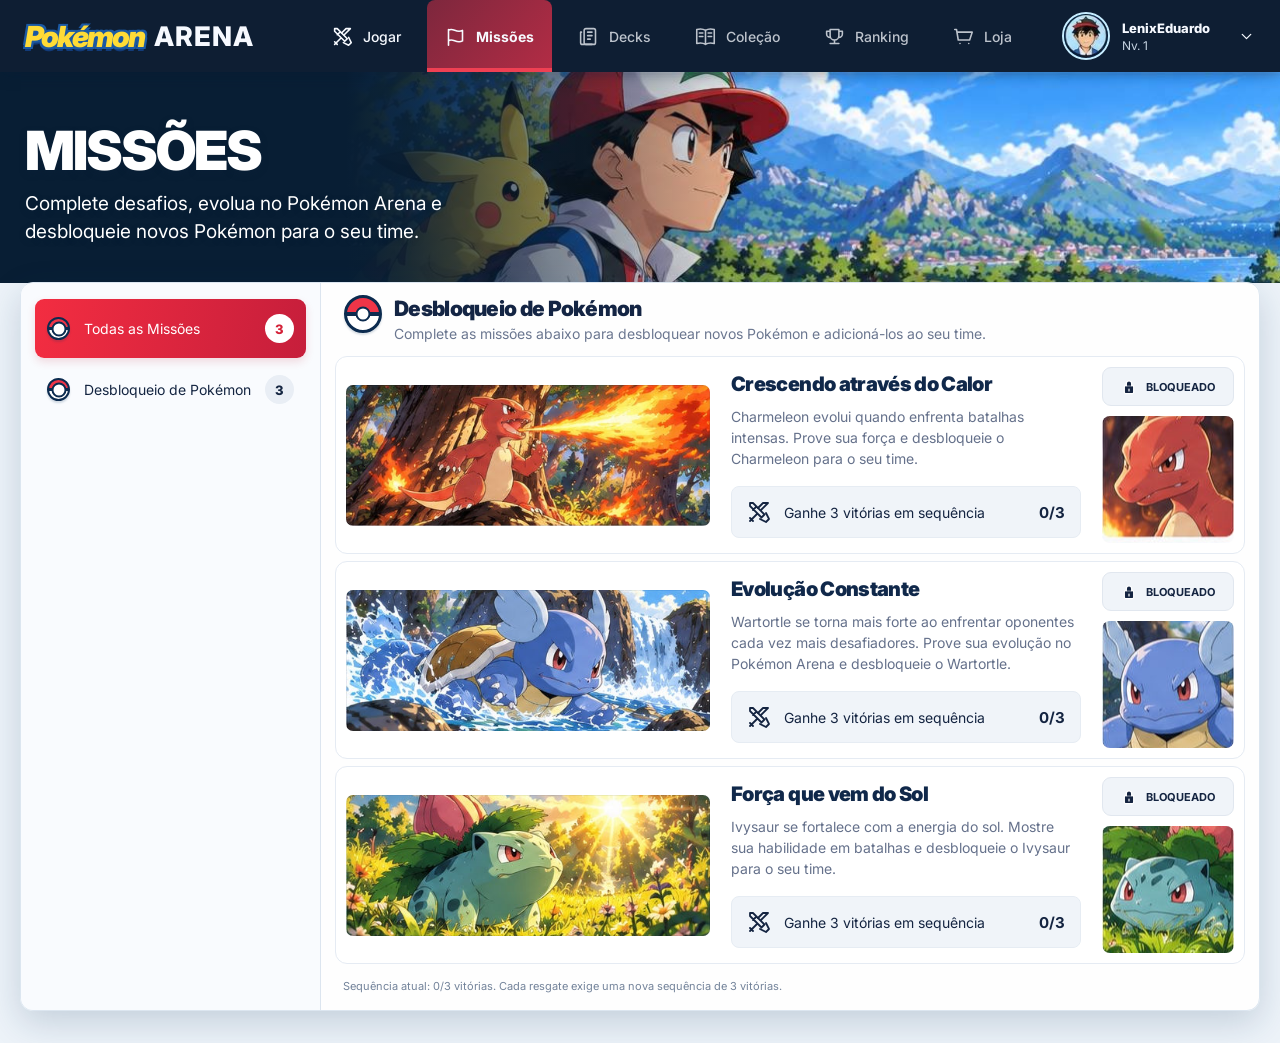
<file: missions.html>
<!doctype html>
<html lang="pt-BR">
<head>
<meta charset="utf-8">
<meta name="viewport" content="width=device-width,initial-scale=1,viewport-fit=cover">
<meta name="theme-color" content="#0d2038">
<meta name="description" content="Missões e desafios de desbloqueio do Pokémon Arena.">
<title>Missões | Pokémon Arena</title>
<link rel="preconnect" href="https://fonts.googleapis.com">
<link rel="preconnect" href="https://fonts.gstatic.com" crossorigin>
<link href="https://fonts.googleapis.com/css2?family=Inter:wght@400;500;600;700;800;900&display=swap" rel="stylesheet">
<style>
:root{font-family:Inter,Arial,sans-serif;color:#142544;background:#edf3f9;font-synthesis:none}
*{box-sizing:border-box}body{margin:0;min-height:100vh}button,a{font:inherit}a{color:inherit;text-decoration:none}button{cursor:pointer}svg{width:21px;height:21px;stroke:currentColor;stroke-width:1.8;stroke-linecap:round;stroke-linejoin:round;fill:none;flex:none}
.sr-only{position:absolute;width:1px;height:1px;padding:0;margin:-1px;overflow:hidden;clip:rect(0,0,0,0);white-space:nowrap;border:0}
.navbar{height:72px;background:#0e1e33;color:#f6f9ff;display:flex;align-items:center;gap:26px;padding:0 max(25px,calc((100vw - 1460px)/2));box-shadow:0 4px 13px #071b3452;position:relative;z-index:5}
.logo{display:flex;align-items:center;gap:10px;white-space:nowrap;margin-right:34px}
.logo-pokemon{font-size:29px;font-weight:900;font-style:italic;letter-spacing:-1.8px;color:#ffdb36;text-shadow:-2px -2px 0 #1b59a3,2px -2px 0 #1b59a3,-2px 2px 0 #1b59a3,2px 2px 0 #1b59a3,0 4px 0 #123b79}
.logo-arena{font-size:27px;font-weight:800;letter-spacing:1px}
.navlinks{display:flex;align-items:stretch;height:100%;gap:8px;flex:1}
.navlinks a,.navlinks button{display:flex;align-items:center;justify-content:center;gap:10px;color:#f7faff;background:transparent;border:0;padding:0 18px;white-space:nowrap;font-size:14px;font-weight:500;border-radius:8px 8px 0 0}
.navlinks .active{background:linear-gradient(130deg,#7d273d,#b32c45);box-shadow:inset 0 -4px 0 #ef4053;font-weight:700}
.navlinks a:not(.active):hover{background:#1c3551}
.navlinks button:disabled{opacity:.75;cursor:not-allowed}
.account{display:flex;align-items:center;gap:12px;white-space:nowrap;margin-left:auto}
.avatar{display:grid;place-items:center;width:48px;height:48px;border-radius:50%;overflow:hidden;background:#4c9ed1;border:2px solid #c8edff}
.avatar img{width:100%;height:100%;object-fit:cover;object-position:center 24%}
.account-name{font-size:13px;font-weight:800}.account-level{font-size:12px;color:#c7d4e2;margin-top:2px}
.account-chevron{margin-left:16px;width:17px;height:17px}
.hero{height:211px;position:relative;background:linear-gradient(90deg,#10385c 0%,#1e5881 52%,#65b7e8 100%);overflow:hidden}
.hero-art{position:absolute;inset:0;background-image:url('assets/mission-banner-full.jpg');background-size:cover;background-position:center center;background-repeat:no-repeat}
.hero:after{content:'';position:absolute;inset:0;background:linear-gradient(90deg,#081e34 0%,#081e34 27%,#081e34e0 32%,#081e3480 43%,transparent 60%);pointer-events:none}
.hero-content{position:relative;z-index:1;max-width:1460px;margin:0 auto;padding:52px 25px;color:white}
.hero h1{font-size:54px;line-height:1;margin:0 0 12px;font-weight:900;letter-spacing:-2px;text-shadow:0 3px 7px #0b213777}
.hero p{font-size:19px;line-height:1.45;margin:0;max-width:470px;text-shadow:0 2px 6px #0b213777}
.main{position:relative;z-index:2;width:min(calc(100% - 40px),1496px);margin:-1px auto 32px;display:grid;grid-template-columns:300px minmax(0,1fr);min-height:700px;background:#ffffffeb;border:1px solid #dce6f0;border-radius:13px;box-shadow:0 12px 35px #143a6130;overflow:hidden}
.sidebar{padding:16px 14px;border-right:1px solid #dce5ef;background:#f8fbffb8}
.sidebar button{width:100%;display:flex;align-items:center;gap:14px;text-align:left;border:0;border-radius:9px;background:transparent;color:#142541;padding:15px 12px;font-size:14px;margin:0 0 2px}
.sidebar button svg{width:24px;height:24px}
.sidebar button span:not(.section-ball){flex:1;min-width:0}.sidebar button .section-ball{width:23px;height:23px;flex:none;aspect-ratio:1}
.sidebar button .count{flex:none;background:#e9eef5;border-radius:18px;min-width:29px;height:29px;display:grid;place-items:center;font-weight:800;font-size:13px}
.sidebar button.active{background:linear-gradient(100deg,#f32d41,#c61e3b);color:white;box-shadow:0 4px 9px #c5253b27}
.sidebar button.active .count{color:#d42037;background:white}
.sidebar button:not(.active):hover{background:#eaf2f9}
.content{padding:12px 14px 15px;min-width:0}
.section-title{display:flex;align-items:flex-start;gap:12px;margin:0 9px 12px}
.section-ball{width:38px;height:38px;position:relative;flex:none;border-radius:50%;border:3px solid #0c2b4f;background:linear-gradient(#ef3548 0 43%,#0c2b4f 43% 56%,white 56%);box-shadow:0 2px 2px #123e5e2b}
.section-ball:after{content:'';position:absolute;left:50%;top:50%;transform:translate(-50%,-50%);width:11px;height:11px;border:2px solid #0c2b4f;background:white;border-radius:50%}
.section-title h2{font-size:21px;font-weight:900;letter-spacing:-.7px;margin:1px 0 3px}
.section-title p{color:#6b7790;font-size:14px;margin:0;line-height:1.45}
.missions{display:flex;flex-direction:column;gap:7px}
.mission{display:grid;grid-template-columns:minmax(220px,41%) minmax(0,1fr) 132px;gap:21px;align-items:center;min-height:192px;padding:10px;border:1px solid #e5ebf3;border-radius:12px;background:#ffffffd9}
.mission-art{aspect-ratio:469/181;min-height:0;border-radius:7px;background-size:cover;background-position:center;background-repeat:no-repeat;background-color:#d7e9f5;overflow:hidden;box-shadow:inset 0 0 0 1px #1e3a5e14}
.mission-art.fire{background-image:url('assets/mission-charmeleon-scene.jpg')}.mission-art.water{background-image:url('assets/mission-wartortle-scene.jpg')}.mission-art.sun{background-image:url('assets/mission-ivysaur-scene.jpg')}
.mission-body{min-width:0;align-self:stretch;display:flex;flex-direction:column;justify-content:center;padding:5px 0}
.mission h3{font-size:20px;line-height:1.25;font-weight:900;letter-spacing:-.65px;margin:0 0 9px;color:#10284a}
.mission-desc{font-size:14px;line-height:1.5;color:#65718b;margin:0 0 17px;max-width:560px}
.requirement{margin-top:auto;display:flex;align-items:center;gap:13px;background:#f0f4f9;border:1px solid #e6ecf3;border-radius:8px;padding:13px 15px;font-size:14px;color:#142441;min-height:51px}
.requirement svg{width:24px;height:24px}.requirement span{flex:1}.requirement strong{font-weight:700;font-size:15px;white-space:nowrap}
.mission-aside{align-self:stretch;display:flex;flex-direction:column;align-items:stretch;gap:10px}
.locked{height:39px;border:1px solid #e1e7ef;border-radius:9px;background:#f0f4f9;color:#142441;display:flex;justify-content:center;align-items:center;gap:9px;font-size:11px;font-weight:700}
.locked svg{width:16px;height:16px;fill:#142441;stroke:white;stroke-width:1.8}
.portrait{flex:1;min-height:120px;border-radius:8px;background-size:cover;background-position:center;background-repeat:no-repeat;background-color:#d9e7f4}
.portrait.fire{background-image:url('assets/mission-charmeleon-portrait.jpg')}.portrait.water{background-image:url('assets/mission-wartortle-portrait.jpg')}.portrait.sun{background-image:url('assets/mission-ivysaur-portrait.jpg')}
.empty{margin:28px 0;padding:45px 25px;text-align:center;border:1px dashed #cad7e4;border-radius:12px;color:#536b84;background:#f6f9fc}.empty h3{margin:0 0 8px;font-size:18px;color:#173452}.empty p{margin:0;font-size:14px}
.note{margin:14px 8px 0;color:#73839a;font-size:11px;line-height:1.5}
@media(max-width:1270px){.navbar{gap:14px}.logo{margin-right:10px}.navlinks{gap:0}.navlinks a,.navlinks button{padding:0 11px}.logo-pokemon{font-size:25px}.logo-arena{font-size:23px}.main{grid-template-columns:245px minmax(0,1fr)}.mission{grid-template-columns:minmax(190px,38%) minmax(0,1fr) 102px;gap:13px}.mission h3{font-size:18px}.mission-desc{font-size:12px}.requirement{padding:9px 10px;font-size:12px}.portrait{min-height:100px}}
@media(max-width:1150px){.navlinks button{display:none}}
@media(max-width:1000px){.navlinks button{display:none}.account-chevron{display:none}.navbar{height:66px}.hero{height:205px}.main{grid-template-columns:210px minmax(0,1fr)}.sidebar{padding:10px}.sidebar button{gap:8px;font-size:12px;padding:12px 9px}.mission{grid-template-columns:minmax(160px,43%) minmax(0,1fr);gap:12px}.mission-aside{grid-column:2;grid-row:1;align-self:start;align-items:flex-end}.mission-aside .portrait{display:none}.locked{padding:0 12px;height:31px}.mission-body{grid-column:2;grid-row:1;padding-top:38px}.mission h3{font-size:16px}.mission-desc{margin-bottom:10px}.requirement{font-size:11px}.requirement strong{font-size:12px}}
@media(max-width:700px){.navbar{padding:0 13px;height:58px;gap:9px}.logo{gap:6px;margin:0}.logo-pokemon{font-size:21px}.logo-arena{font-size:18px}.navlinks{margin-left:auto;flex:none}.navlinks a{font-size:0;padding:0 8px}.navlinks a svg{width:22px;height:22px}.account{display:none}.hero{height:186px}.hero-art{background-position:44% center;background-size:auto 100%}.hero:after{background:linear-gradient(90deg,#071f36e8 0%,#071f36a6 56%,#071f3611)}.hero-content{padding:41px 19px}.hero h1{font-size:37px}.hero p{font-size:13px;max-width:275px}.main{width:calc(100% - 16px);display:block;margin-top:-8px;min-height:0}.sidebar{display:flex;overflow-x:auto;gap:5px;padding:9px;border-right:0;border-bottom:1px solid #dce5ef;scrollbar-width:thin}.sidebar button{flex:none;width:auto;min-width:max-content;padding:9px 10px;margin:0;gap:7px;font-size:11px}.sidebar button svg{width:18px;height:18px}.sidebar button .count{min-width:21px;height:21px;font-size:11px}.content{padding:12px 9px}.section-title{margin:2px 4px 13px}.section-title h2{font-size:18px}.section-title p{font-size:12px}.section-ball{width:32px;height:32px}.mission{grid-template-columns:minmax(0,1fr) 80px;gap:10px;padding:9px;min-height:0}.mission-art{grid-column:1/-1;grid-row:1;aspect-ratio:469/181}.mission-body{grid-column:1;grid-row:2;padding:4px 0 0}.mission h3{font-size:16px;margin:0 0 6px}.mission-desc{font-size:12px;line-height:1.45;margin:0 0 10px}.mission-aside{grid-column:2;grid-row:2;align-items:stretch;padding-top:2px}.mission-aside .portrait{display:block;min-height:80px;aspect-ratio:1}.locked{height:auto;min-height:25px;font-size:9px;padding:4px;gap:4px}.locked svg{width:12px;height:12px}.requirement{padding:8px;gap:7px;font-size:10px;min-height:37px}.requirement svg{width:18px;height:18px}.requirement strong{font-size:11px}.note{font-size:10px}}
@media(max-width:370px){.mission{grid-template-columns:minmax(0,1fr) 70px}.mission-aside .portrait{min-height:70px}.logo-pokemon{font-size:18px}.logo-arena{font-size:15px}}
.missions[hidden],.empty[hidden],.note[hidden]{display:none!important}
@media(prefers-reduced-motion:reduce){*{scroll-behavior:auto!important}}
.mission .locked{cursor:not-allowed;transition:background .18s,color .18s,border-color .18s}
.mission .locked.ready{cursor:pointer;color:#fff;background:#bf263d;border-color:#9f2034;box-shadow:0 3px 10px #a5233435}
.mission .locked.ready:hover{background:#a91930}
.mission .locked.unlocked{color:#136449;background:#e7f8f0;border-color:#b2e3cc}
.mission .locked.ready svg,.mission .locked.unlocked svg{display:none}
.mission.completed{border-color:#a9d9c3;background:#f7fffa}
.mission-toast{margin:10px 0 0;font-weight:700;color:#126044;font-size:13px;min-height:0}
.mission-toast:empty{display:none}
</style>
</head>
<body>
<svg aria-hidden="true" class="sr-only" xmlns="http://www.w3.org/2000/svg">
<symbol id="icon-swords" viewBox="0 0 24 24"><path d="m14.5 17.5 3-3L6 3H3v3l11.5 11.5ZM13 19l6 3 3-3-3-6M9.5 6.5 6 10M3 21l7-7M3 18l3 3"/><path d="m14 10 7-7h-5l-5 5"/></symbol>
<symbol id="icon-flag" viewBox="0 0 24 24"><path d="M4 22V4m0 1c5-4 9 4 16 0v12c-7 4-11-4-16 0"/></symbol>
<symbol id="icon-cards" viewBox="0 0 24 24"><rect x="7" y="3" width="13" height="18" rx="2"/><path d="M4 7H3v12a2 2 0 0 0 2 2h11M11 7h5m-5 4h5m-5 4h3"/></symbol>
<symbol id="icon-book" viewBox="0 0 24 24"><path d="M12 5c-3-2-6-2-10-1v16c4-1 7-1 10 1 3-2 6-2 10-1V4c-4-1-7-1-10 1Zm0 0v16M5 8h4m-4 4h4m6-4h4m-4 4h4"/></symbol>
<symbol id="icon-trophy" viewBox="0 0 24 24"><path d="M7 4h10v7a5 5 0 0 1-10 0V4ZM7 6H3v3a4 4 0 0 0 4 4m10-7h4v3a4 4 0 0 1-4 4m-5 3v4m-5 0h10"/></symbol>
<symbol id="icon-cart" viewBox="0 0 24 24"><path d="M2 4h2l2 12h13l3-9H5M8 20h.01M18 20h.01"/></symbol>
<symbol id="icon-lock" viewBox="0 0 24 24"><rect x="5" y="10" width="14" height="12" rx="2"/><path d="M8 10V7a4 4 0 0 1 8 0v3m-4 5v3"/></symbol>
<symbol id="icon-calendar" viewBox="0 0 24 24"><rect x="3" y="5" width="18" height="16" rx="2"/><path d="M7 3v4m10-4v4M3 10h18"/></symbol>
<symbol id="icon-chevron" viewBox="0 0 24 24"><path d="m6 9 6 6 6-6"/></symbol>
</svg>
<header class="navbar">
<a href="./index.html" class="logo" aria-label="Pokémon Arena, voltar à tela inicial"><span class="logo-pokemon">Pokémon</span><span class="logo-arena">ARENA</span></a>
<nav class="navlinks" aria-label="Navegação principal">
<a href="./index.html"><svg><use href="#icon-swords"/></svg>Jogar</a>
<a href="./missions.html" class="active" aria-current="page"><svg><use href="#icon-flag"/></svg>Missões</a>
<button type="button" disabled title="Em desenvolvimento"><svg><use href="#icon-cards"/></svg>Decks</button>
<button type="button" disabled title="Em desenvolvimento"><svg><use href="#icon-book"/></svg>Coleção</button>
<button type="button" disabled title="Em desenvolvimento"><svg><use href="#icon-trophy"/></svg>Ranking</button>
<button type="button" disabled title="Em desenvolvimento"><svg><use href="#icon-cart"/></svg>Loja</button>
</nav>
<div class="account"><div class="avatar"><img src="assets/mission-avatar.jpg" alt="Avatar do treinador"></div><div><div class="account-name">LenixEduardo</div><div class="account-level">Nv. 1</div></div><svg class="account-chevron"><use href="#icon-chevron"/></svg></div>
</header>
<section class="hero" aria-labelledby="page-title"><div class="hero-art" role="img" aria-label="Treinador e Pikachu diante de uma paisagem montanhosa"></div><div class="hero-content"><h1 id="page-title">MISSÕES</h1><p>Complete desafios, evolua no Pokémon Arena e desbloqueie novos Pokémon para o seu time.</p></div></section>
<main class="main">
<aside class="sidebar" aria-label="Categorias de missões">
<button type="button" class="active" data-category="all" aria-pressed="true"><span class="section-ball" style="width:23px;height:23px;border-width:2px"></span><span>Todas as Missões</span><b class="count">3</b></button>
<button type="button" data-category="unlock" aria-pressed="false"><span class="section-ball" style="width:23px;height:23px;border-width:2px"></span><span>Desbloqueio de Pokémon</span><b class="count">3</b></button>
</aside>
<section class="content" aria-label="Lista de missões">
<header class="section-title"><span class="section-ball" aria-hidden="true"></span><div><h2 id="section-heading">Desbloqueio de Pokémon</h2><p id="section-desc">Complete as missões abaixo para desbloquear novos Pokémon e adicioná-los ao seu time.</p></div></header>
<div class="missions" id="mission-list">
<article class="mission" data-mission="unlock" data-pokemon="Charmeleon"><div class="mission-art fire" role="img" aria-label="Charmeleon usando Lança-Chamas em uma floresta, conforme o mockup"></div><div class="mission-body"><h3>Crescendo através do Calor</h3><p class="mission-desc">Charmeleon evolui quando enfrenta batalhas intensas. Prove sua força e desbloqueie o Charmeleon para o seu time.</p><div class="requirement"><svg aria-hidden="true"><use href="#icon-swords"/></svg><span>Ganhe 3 vitórias em sequência</span><strong>0/3</strong></div></div><div class="mission-aside"><button type="button" class="locked" data-claim="Charmeleon" disabled><svg aria-hidden="true"><use href="#icon-lock"/></svg>BLOQUEADO</button><div class="portrait fire" role="img" aria-label="Retrato do Charmeleon"></div></div></article>
<article class="mission" data-mission="unlock" data-pokemon="Wartortle"><div class="mission-art water" role="img" aria-label="Wartortle treinando nas águas de um rio, conforme o mockup"></div><div class="mission-body"><h3>Evolução Constante</h3><p class="mission-desc">Wartortle se torna mais forte ao enfrentar oponentes cada vez mais desafiadores. Prove sua evolução no Pokémon Arena e desbloqueie o Wartortle.</p><div class="requirement"><svg aria-hidden="true"><use href="#icon-swords"/></svg><span>Ganhe 3 vitórias em sequência</span><strong>0/3</strong></div></div><div class="mission-aside"><button type="button" class="locked" data-claim="Wartortle" disabled><svg aria-hidden="true"><use href="#icon-lock"/></svg>BLOQUEADO</button><div class="portrait water" role="img" aria-label="Retrato do Wartortle"></div></div></article>
<article class="mission" data-mission="unlock" data-pokemon="Ivysaur"><div class="mission-art sun" role="img" aria-label="Ivysaur em um campo florido sob o sol, conforme o mockup"></div><div class="mission-body"><h3>Força que vem do Sol</h3><p class="mission-desc">Ivysaur se fortalece com a energia do sol. Mostre sua habilidade em batalhas e desbloqueie o Ivysaur para o seu time.</p><div class="requirement"><svg aria-hidden="true"><use href="#icon-swords"/></svg><span>Ganhe 3 vitórias em sequência</span><strong>0/3</strong></div></div><div class="mission-aside"><button type="button" class="locked" data-claim="Ivysaur" disabled><svg aria-hidden="true"><use href="#icon-lock"/></svg>BLOQUEADO</button><div class="portrait sun" role="img" aria-label="Retrato do Ivysaur"></div></div></article>
</div>
<div class="empty" id="empty-state" hidden><h3>Nenhuma missão disponível</h3><p>Esta categoria ainda não possui missões cadastradas.</p></div>
<p class="mission-toast" id="mission-toast" role="status" aria-live="polite"></p><p class="note" id="progress-note">Cada missão exige 3 vitórias consecutivas. Resgatar um Pokémon reinicia a sequência para a próxima missão.</p>
</section>
</main>
<script src="progression.js?v=20261021-mission-unlocks"></script>
<script>
(function(){
const buttons=[...document.querySelectorAll('[data-category]')];
const list=document.getElementById('mission-list'),empty=document.getElementById('empty-state');
const heading=document.getElementById('section-heading'),desc=document.getElementById('section-desc'),note=document.getElementById('progress-note');
const labels={all:'Desbloqueio de Pokémon',unlock:'Desbloqueio de Pokémon'};
const progress=window.PokemonArenaProgress;
const toast=document.getElementById('mission-toast');
function updateProgress(){
 const p=progress.read();
 list.querySelectorAll('.mission').forEach(article=>{
  const name=article.dataset.pokemon;
  const claimed=p.unlocked.includes(name);
  const ready=!claimed&&p.streak>=3;
  const button=article.querySelector('[data-claim]');
  const count=article.querySelector('.requirement strong');
  count.textContent=claimed?'3/3':p.streak+'/3';
  button.disabled=!ready;
  button.classList.toggle('ready',ready);
  button.classList.toggle('unlocked',claimed);
  article.classList.toggle('completed',claimed);
  button.innerHTML=claimed?'DESBLOQUEADO':ready?'RESGATAR':'<svg aria-hidden="true"><use href="#icon-lock"/></svg>BLOQUEADO';
  button.setAttribute('aria-label',claimed?name+' desbloqueado':ready?'Resgatar '+name:name+' bloqueado. Ganhe 3 vitórias consecutivas');
 });
 note.textContent=p.streak>=3?'Missão concluída! Resgate um Pokémon. Cada resgate consome a sequência de 3 vitórias.':'Sequência atual: '+p.streak+'/3 vitórias. Cada resgate exige uma nova sequência de 3 vitórias.';
}
list.querySelectorAll('[data-claim]').forEach(button=>button.addEventListener('click',()=>{
 const name=button.dataset.claim;
 if(progress.claim(name)){
  toast.textContent=name+' desbloqueado! Volte à Arena para adicioná-lo ao seu time.';
  updateProgress();
 }
}));
updateProgress();
window.addEventListener('storage',event=>{if(event.key==='pokemon-arena-progression-v1')updateProgress()});
buttons.forEach(button=>button.addEventListener('click',()=>{
 const category=button.dataset.category,show=category==='all'||category==='unlock';
 buttons.forEach(b=>{const active=b===button;b.classList.toggle('active',active);b.setAttribute('aria-pressed',String(active))});
 heading.textContent=labels[category];desc.textContent=show?'Complete as missões abaixo para desbloquear novos Pokémon e adicioná-los ao seu time.':'Missões desta categoria serão adicionadas futuramente.';
 list.hidden=!show;empty.hidden=show;note.hidden=!show;
}));
})();
</script>
</body>
</html>
</file>
